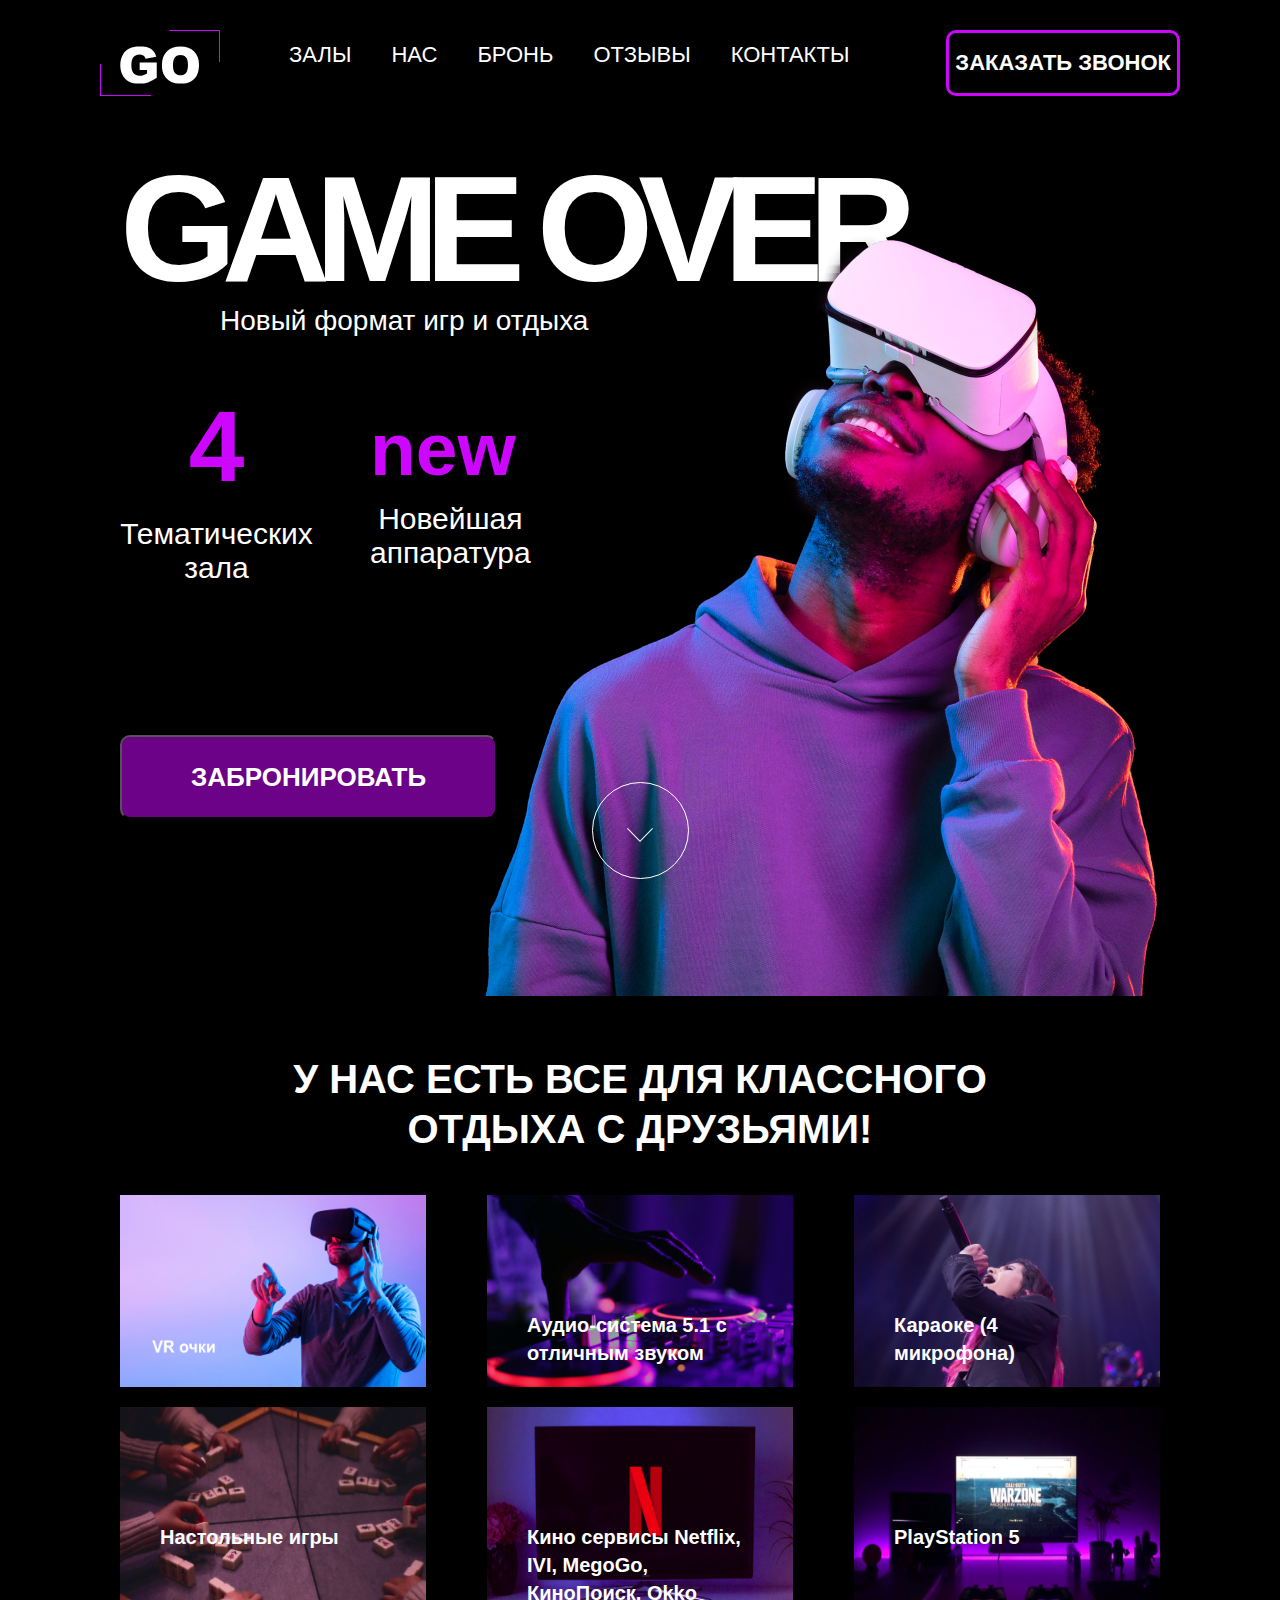
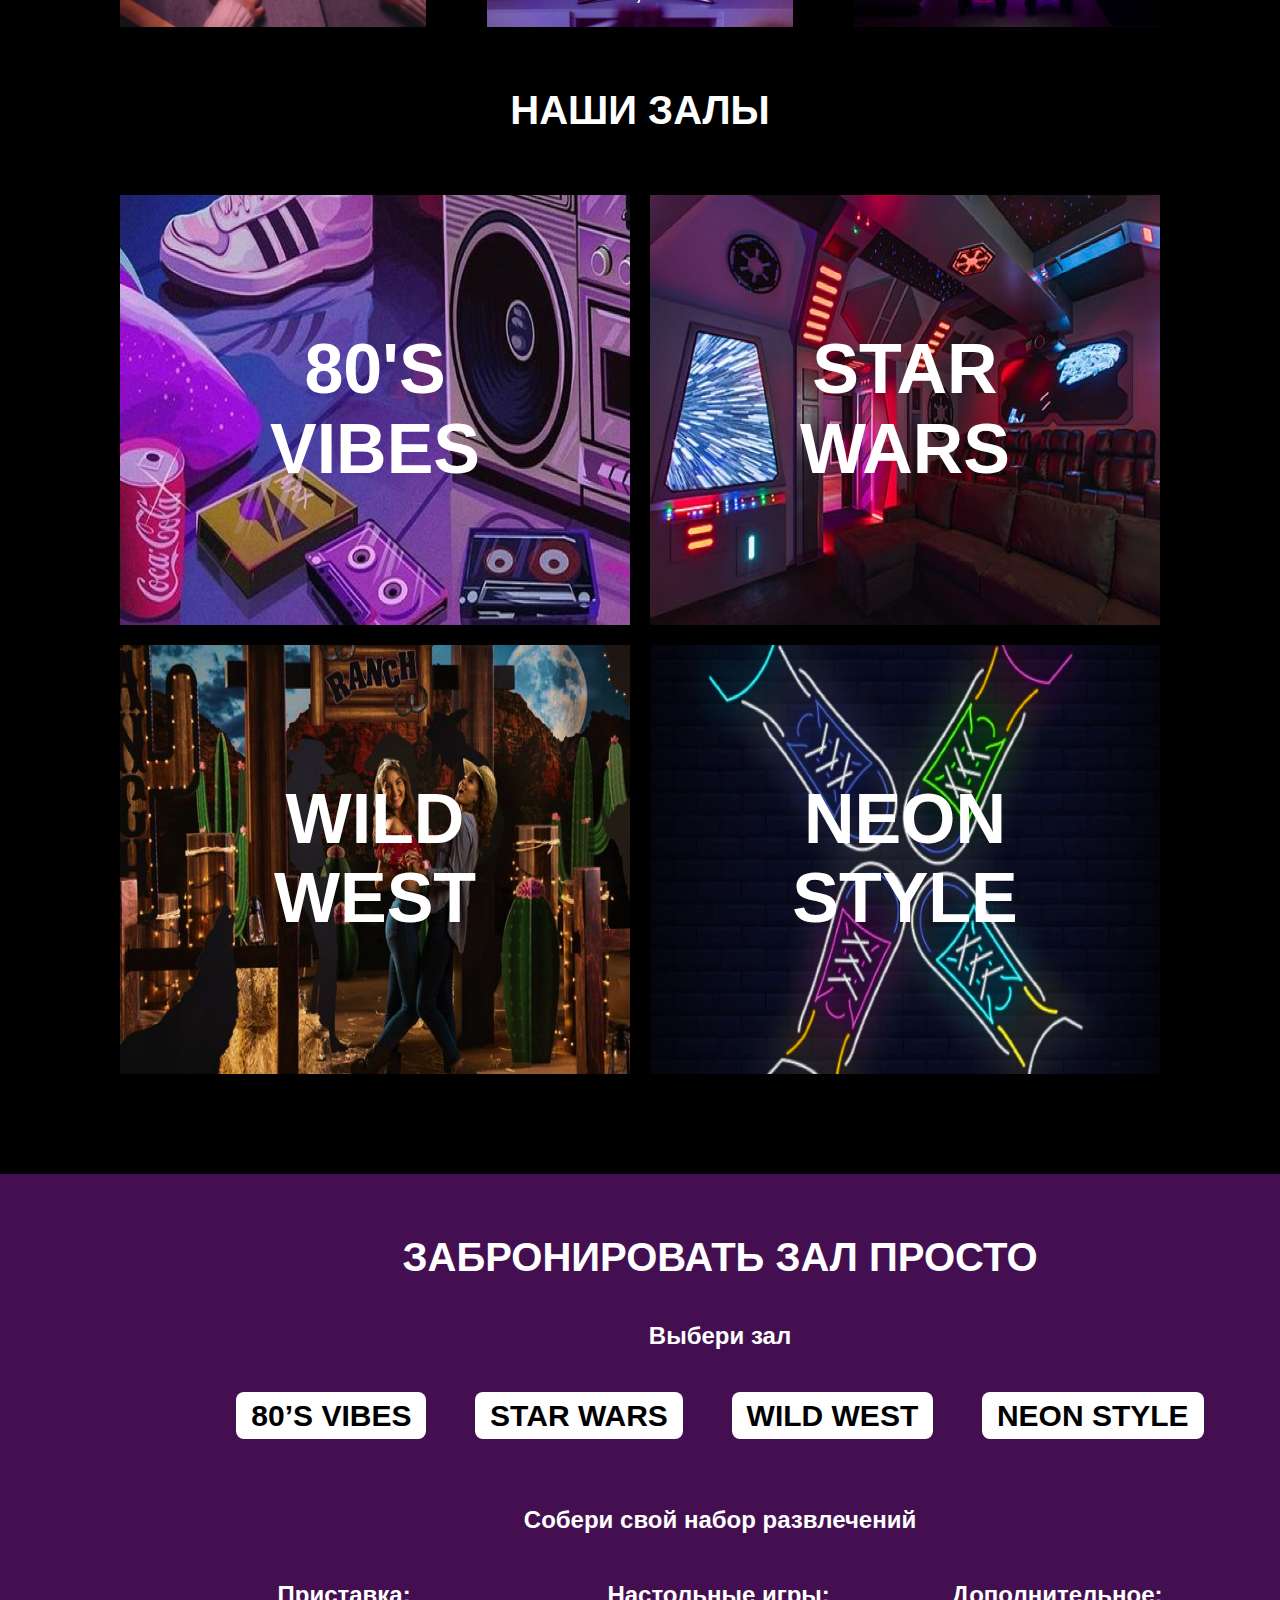
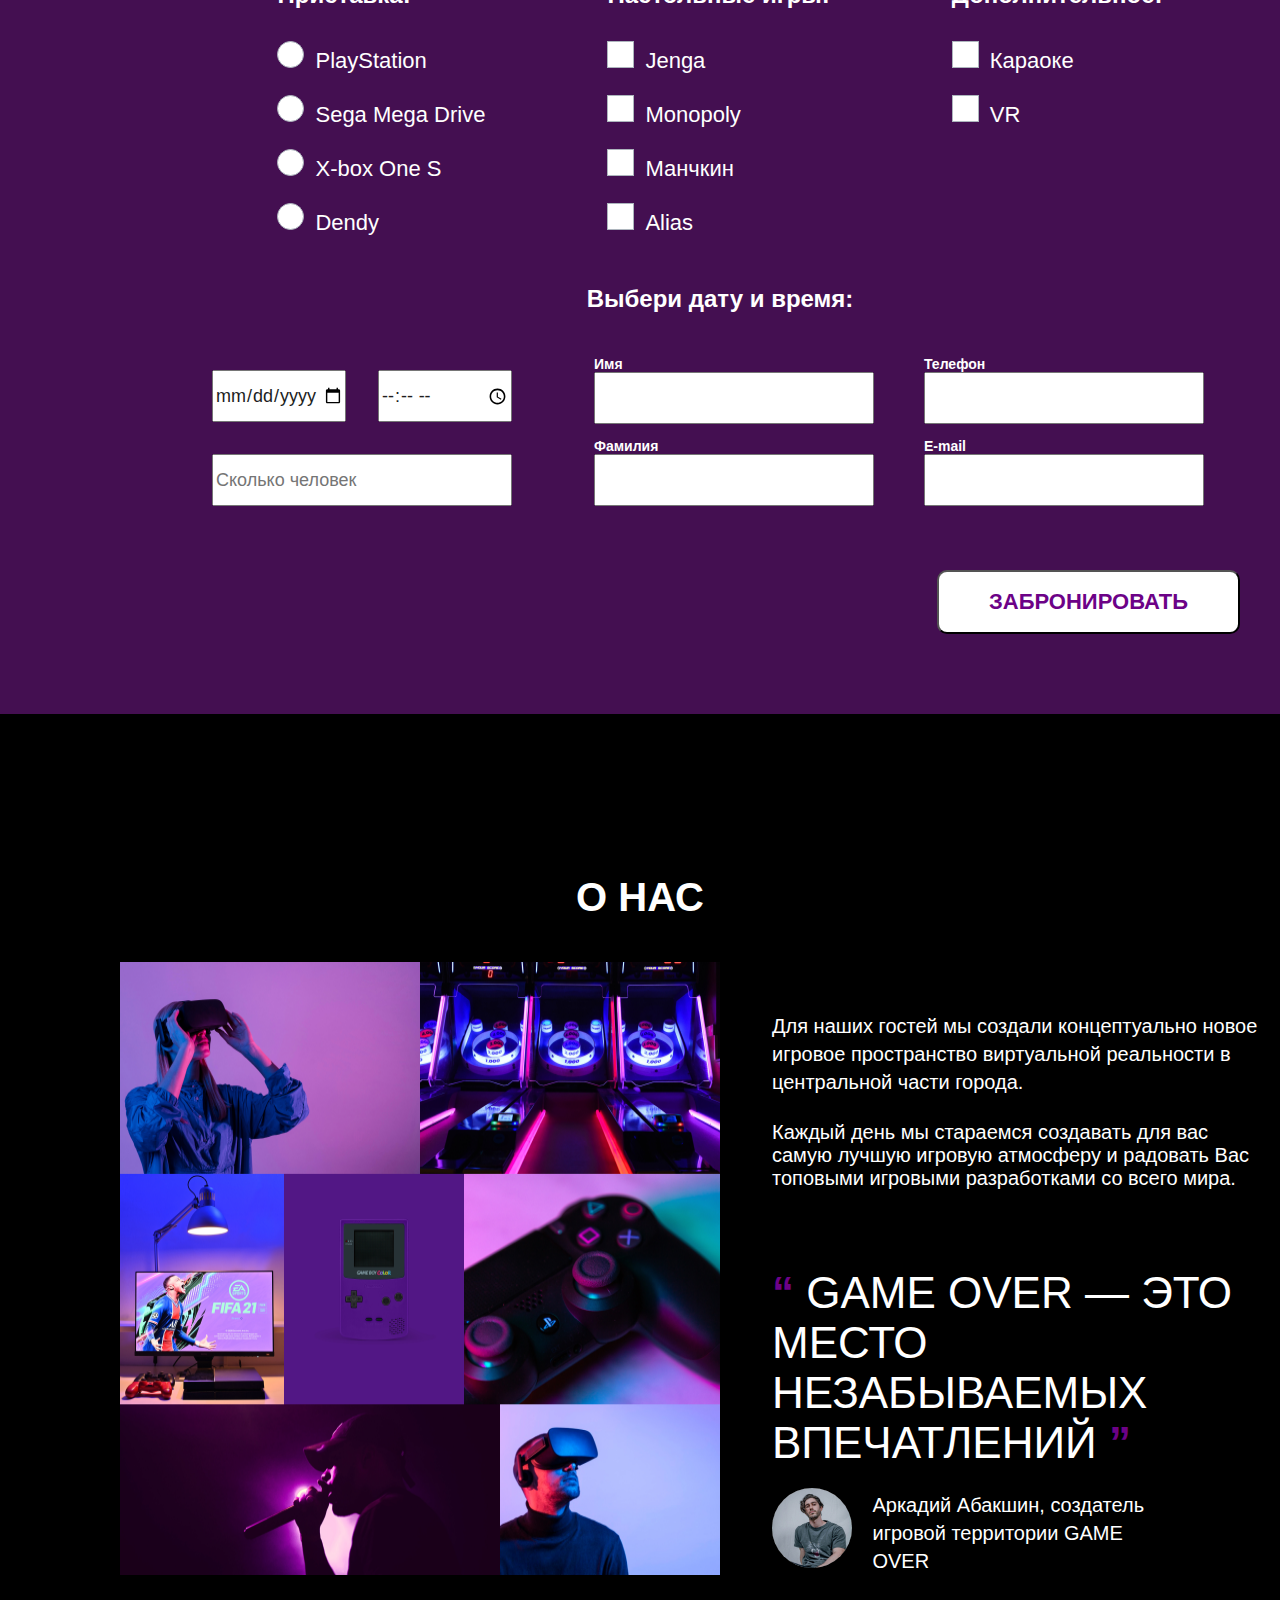
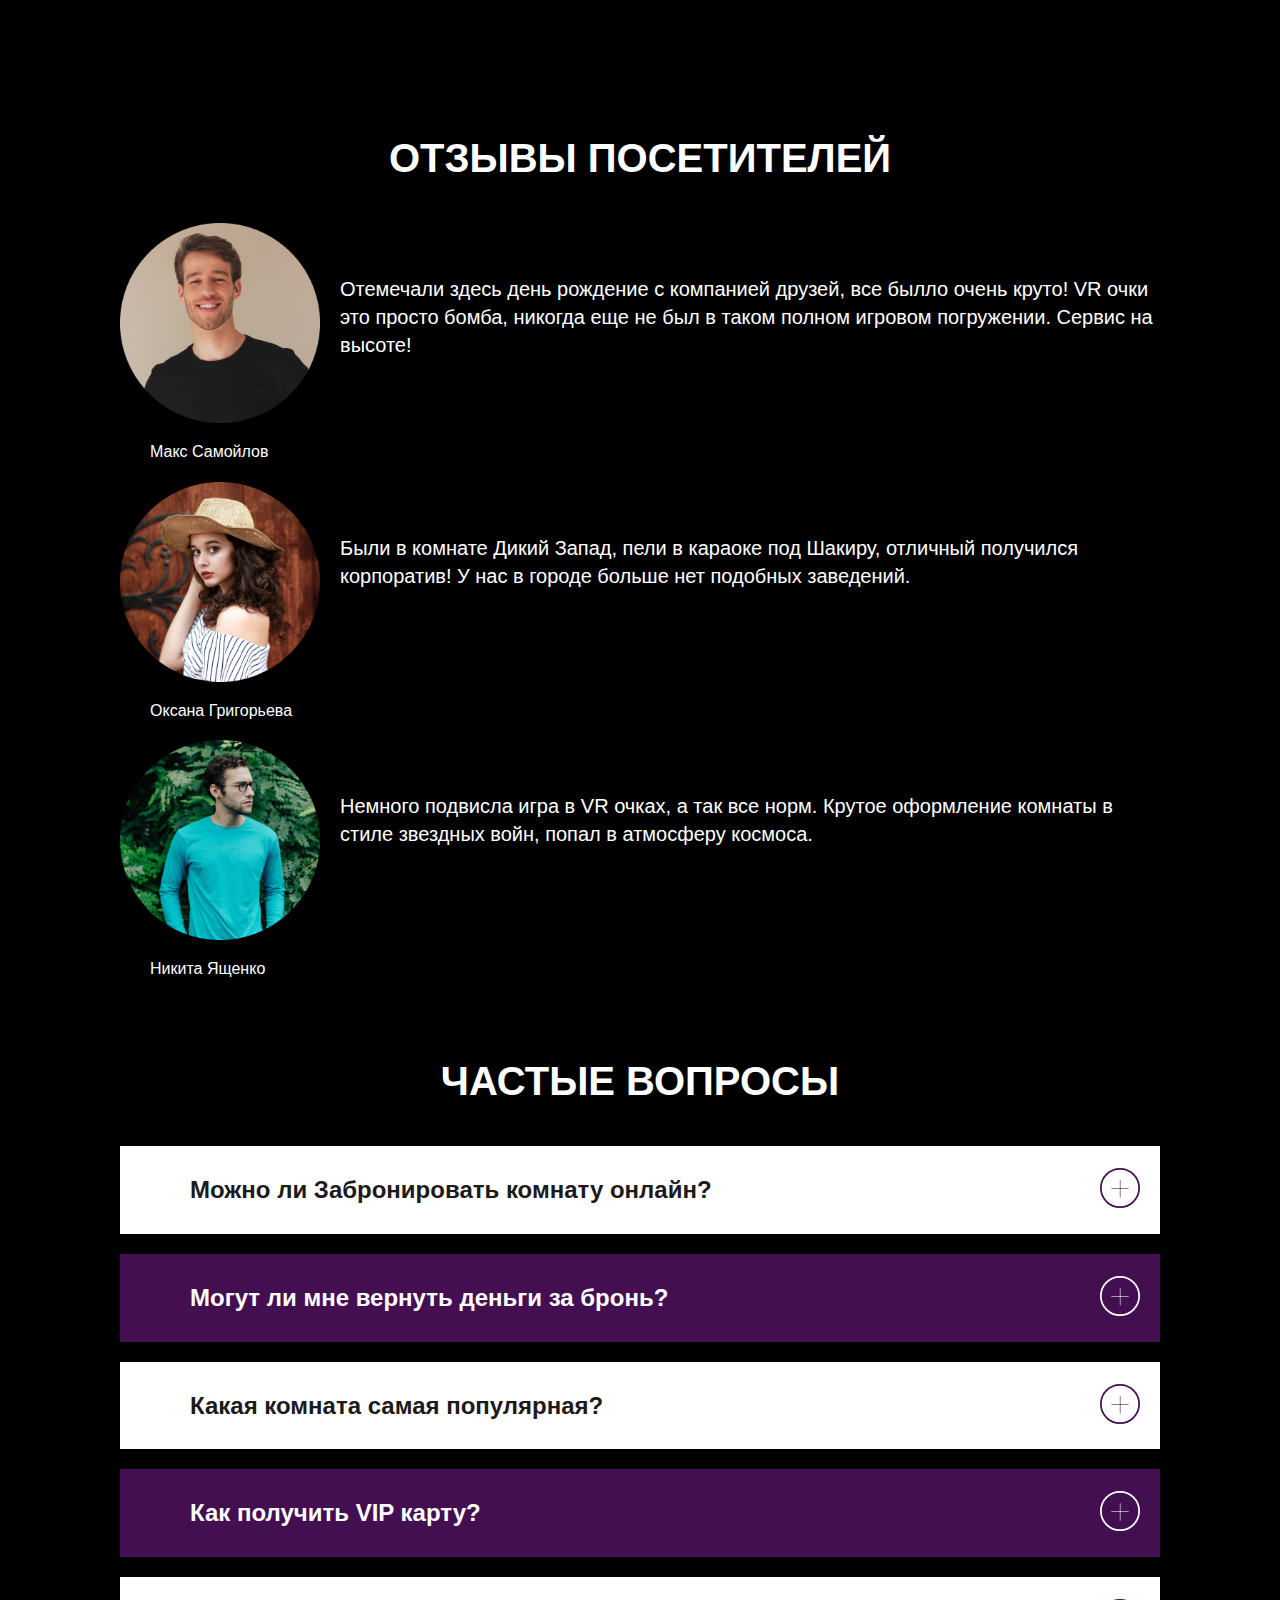
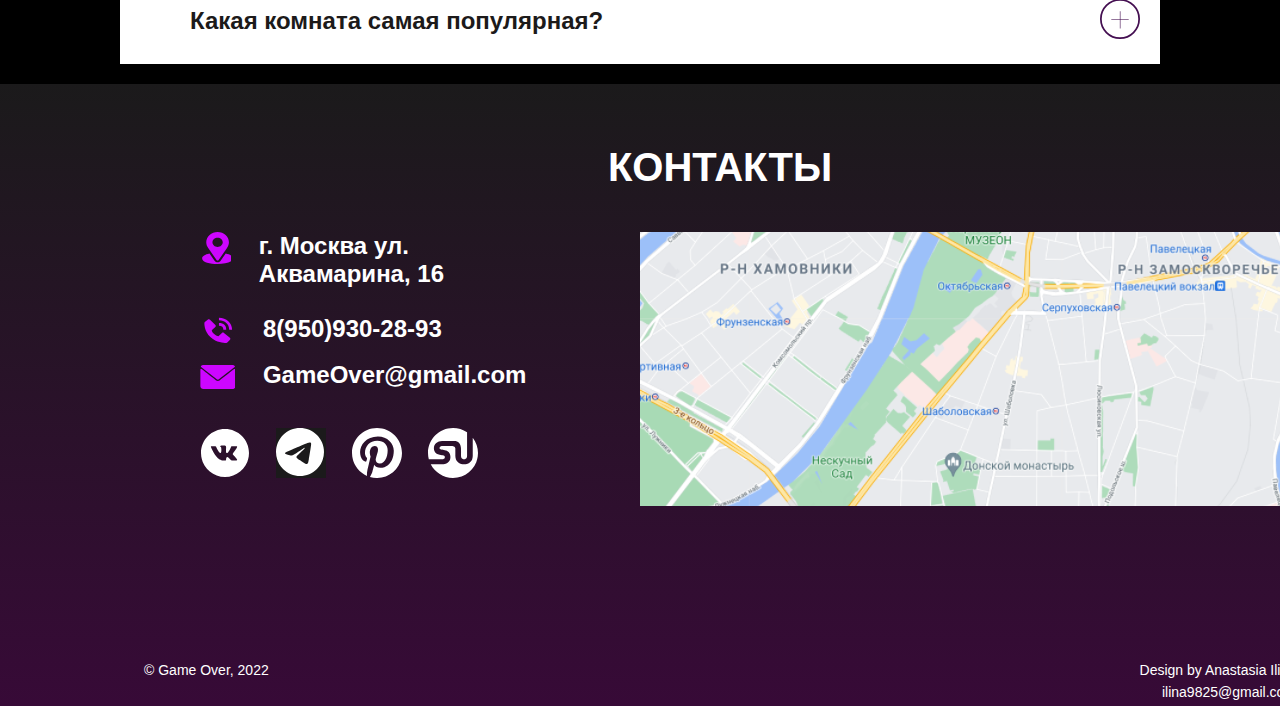
<file: index.html>
<!DOCTYPE html>
<html lang="ru">
    <head>
        <meta charset="utf-8">
        <link type="image/svg+xml" rel="icon" href="./img/icon.svg">
        <link rel="stylesheet" href="./style/index.css">
        <link rel="stylesheet" href="./style/normalize.css">
        <title>GO</title>
    </head>
        <body class="page">
            <nav class="navigation">
                <img class="navigation__pic" src="./img/logo.svg" alt="логотип">
                <ul class="navigation__list">
                    <li class="navigation__items">залы</li>
                    <li class="navigation__items">нас</li>
                    <li class="navigation__items">бронь</li>
                    <li class="navigation__items">отзывы</li>
                    <li class="navigation__items">контакты</li>
                </ul>
                <button class="navigation__btn">Заказать звонок</button>
            </nav>

            <section class="page__section"> 
                <div class="container">
                    <header class="header">
                        <h1 class="header__title">GAME OVER</h1>
                        <p class="header__subtitle">Новый формат игр и отдыха</p>
                        <div class="header__pic"></div>
                        <div class="header__row">
                            <div class="header__col">
                                <p class="header__p-violet">4</p>
                                <p class="header__p-room">Тематических зала</p>
                            </div>
                            <div  class="header__col-2">
                                <p class="header__p-violet-2">new</p>
                                <p class="header__p-new">Новейшая аппаратура</p>
                            </div>
                        </div>
                        <button class="header__btn">забронировать</button>
                        <a href="#header__link-btn-2"><div class="header__btn-2"><img class="header__btn-2-element" src="./img/Фигура1.png" alt="кнопка"></div></div></a>
                            
                    </header> 
                </div>
            </section>

            <section class="we-have" id="header__link-btn-2">
                <div class="container">
                    <h2 class="we-have__h">У нас есть все для классного отдыха с друзьями!</h2>
                    <div class="we-have__col">
                        <p class="we-have__pic-VR"></p>
                        <p class="we-have__pic-audio">Аудио-система 5.1 с отличным звуком</p>
                        <p class="we-have__pic-micro">Караоке (4 микрофона)</p>
                        <p class="we-have__pic-game">Настольные игры</p>
                        <p class="we-have__pic-movie">Кино сервисы Netflix, IVI, MegoGo, КиноПоиск, Okko</p>
                        <p class="we-have__pic-ps">РlаyStаtiоn 5 </p>
                    </div>
                </div>
            </section>
    
            <main class="main-content">
                <section class="room">
                    <div class="container">
                        <h2 class="room__h" id="room">Наши залы</h2>
                    <ol class="room__column">
                        <li class="room__column-position">
                            <a class="room__page-80" href="vibes.html"> 80's vibes</a>
                        </li>
                        <li class="room__column-position-sw">
                            <a class="room__page-sw" href="starwars.html"> Star wars</a>
                        </li>
                        <li class="room__column-position-ww">
                            <a class="room__page-ww" href="wildwest.html"> Wild west</a>
                        </li>
                        <li class="room__column-position-neon">
                            <a class="room__page-neon" href="neon.html"> Neon style</a>
                        </li>
                    </ol>
                    </div>
                </section>
        
                <section class="booking">
                    <div class="container">
                        <h2 id="booking" class="booking__h">Забронировать зал просто</h2>
                        <p class="booking__p">Выбери зал</p>
                    <div class="booking__div">
                        <form class="booking__form" name="my-form" action="https://jsonplaceholder.typicode.com/posts" method="post" enctype="application/x-www-form-urlencoded">
                            <div class="booking__block">
                                <fieldset class="booking__form-item">
                                    <label class="booking__lable">
                                        <span class="booking__form-item-room"><input class="booking__input-room" type="radio" name="room" value="80vibes">80’s vibes</span>
                                    </label>
                                    <label class="booking__lable">
                                        <span class="booking__form-item-room"><input class="booking__input-room" type="radio" name="room" value="starwars">Star wars</span>
                                    </label>
                                    <label class="booking__lable">
                                        <span class="booking__form-item-room"><input class="booking__input-room" type="radio" name="room" value="wildwest">Wild west</span>
                                    </label>
                                    <label class="booking__lable">
                                        <span class="booking__form-item-room"><input class="booking__input-room" type="radio" name="room" value="neonstyle">Neon style</span>
                                    </label>
                                </fieldset>
                            </div>
                        <fieldset class="booking__fildset-set-of-entertainment">
                            <legend class="booking__form-title-entertainments">Собери свой набор развлечений</legend>
                            <fieldset class="booking__fildset-console">
                                <legend class="booking__form-subtitle">Приставка:</legend>
                                <label class="booking__lable-entertainments">
                                    <span class="booking__form-item-entertainments"><input class="booking__input" type="radio" name="gametype1" value="playstation">PlayStation</span>
                                </label>
                                <label class="booking__lable-entertainments">
                                    <span class="booking__form-item-entertainments"><input class="booking__input" type="radio" name="gametype1" value="segamegadrive">Sega Mega Drive</span>
                                </label>
                                <label class="booking__lable-entertainments">
                                    <span class="booking__form-item-entertainments"><input class="booking__input" type="radio" name="gametype1" value="xboxones">X-box One S</span>
                                </label>
                                <label class="booking__lable-entertainments">
                                    <span class="booking__form-item-entertainments"><input class="booking__input" type="radio" name="gametype1" value="dendy">Dendy</span>
                                </label>
                            </fieldset>
                            <fieldset class="booking__fildset-board-game">
                                <legend class="booking__form-title-game">Настольные игры:</legend>
                                    <label class="booking__lable">
                                        <span class="booking__form-item-game"><input class="booking__input" type="checkbox" name="gametype2" value="jenga">Jenga</span>
                                    </label>
                                    <label class="booking__lable">
                                        <span class="booking__form-item-game"><input class="booking__input" type="checkbox" name="gametype2" value="monopoly">Monopoly</span>
                                    </label>
                                    <label class="booking__lable">
                                        <span class="booking__form-item-game"><input class="booking__input" type="checkbox" name="gametype2" value="manchkin">Манчкин</span>
                                    </label>
                                    <label class="booking__lable">
                                        <span class="booking__form-item-game"><input class="booking__input" type="checkbox" name="gametype2" value="alias">Alias</span>
                                    </label>
                                </fieldset>
                                <fieldset class="booking__fildset-extra">
                                    <legend class="booking__form-title-extra">Дополнительное:</legend>
                                    <label class="booking__lable">
                                        <span class="booking__form-item-extra"><input class="booking__input" type="checkbox" name="other" value="karaoke">Караоке</span>
                                    </label>
                                    <label class="booking__lable">
                                        <span class="booking__form-item-extra"><input class="booking__input" type="checkbox" name="other" value="vr">VR</span>
                                    </label>
                                </fieldset>
                            </fieldset>
                            <fieldset class="booking__fildset">
                                <legend class="booking__form-title-date">Выбери дату и время:</legend>
                                <div class="booking__date-time">
                                    <div class="booking__date-time-row">
                                        <label class="booking__lable">
                                            <span class="booking__form-item-date"><input class="booking__input-date" type="date" name="date" value="" placeholder="Дата" required></span>
                                        </label>
                                        <label class="booking__lable">
                                            <span class="booking__form-item-time"><input class="booking__input-date" type="time" name="time" placeholder="Время" required></span>
                                        </label>
                                    </div>
                                    
                                    <label class="booking__lable">
                                        <span class="booking__form-item-quantity"><input class="booking__input-quantity" type="text" name="quantity" placeholder="Сколько человек" required></span>
                                    </label>
                                </div>
                                
                                <div class="booking__name">
                                    <label class="booking__lable-name">
                                        <span class="booking__form-item-first-name">Имя<input class="booking__input-name" type="text" name="first-name" required></span>
                                    </label>
                                    
                                    <label class="booking__lable-name">
                                        <span class="booking__form-item-dsecond-name">Фамилия<input class="booking__input-name" type="text" name="second-name" required></span>
                                    </label>
                                </div>
                                
                                <div class="booking__contacts">
                                    <label class="booking__lable-name">
                                        <span class="booking__form-item-phone">Телефон<input class="booking__input-name" type="tel" name="phone" required></span>
                                    </label>
                                    <label class="booking__lable-name">
                                        <span class="booking__form-item-mail">E-mail<input class="booking__input-name" type="mail" name="mail" required></span>
                                    </label>
                                </div>
                                <!-- <br>
                                <label class="booking__lable">
                                    <span class="booking__form-item-age"><input class="booking__input" type="checkbox" name="age" required>Я старше 18 лет </span>
                                </label> -->
                            </fieldset>
                            <label class="booking__lable-btn">
                                <span class="booking__form-item-submit"><input class="booking__input-submit" type="submit" value="Забронировать"></span>
                            </label>
                            <!-- <label class="booking__lable">
                                <span class="booking__form-item-agree"><input class="booking__input" type="checkbox" name="agree" required>Я согласен на обработку данных</span>
                            </label> -->
                        </form>
                    </div>
                    </div>
                </section>
        
                <section class="about">
                <div class="container">
                    <h2 class="about__h" id="about">О нас</h2>
                <div class="about__paragraph">
                    <img class="about__img" src="./img/collage.png" alt="pictuare">
                    <div class="about__block">
                        <p class="about__text">Для наших гостей мы создали концептуально новое игровое пространство виртуальной реальности в центральной части города.</p>
                        <p class="about__text-2">Каждый день мы стараемся создавать для вас самую лучшую игровую атмосферу и радовать Вас топовыми игровыми разработками со всего мира.</p>
                        <aside class="about__aside">
                            <blockquote class="quote">
                                    <p class="quote__text"><span class="quote__text-style-mark-1"></span> GAME OVER — это место незабываемых впечатлений <span class="quote__text-style-mark-2"></span></p>
                                <span class="quote__column">
                                    <img  class="quote__column-image-ellipse" src="./img/ellipse2.jpg" alt="">
                                    <cite class="quote__column-text-2">Аркадий Абакшин, создатель игровой территории GAME OVER</cite>
                                </span>
                            </blockquote>
                        </aside>
                    </div>
                </div>
                </div>
                </section>
            </main>
    
                <section class="reviews">
                <div class="container">
                    <h2 class="reviews__h" id="reviews">Отзывы посетителей</h2>
                    <div class="reviews__div">
                        <figure class="reviews__block">
                            <div class="reviews__contener">
                                <img class="reviews__avatar" src="./img/avatar-max.png" alt="аватар" height="200">
                                <p class="reviews__comment">Отемечали здесь день рождение с компанией друзей, все былло очень круто! VR очки это просто бомба, никогда еще не был в таком полном игровом погружении. Сервис на высоте!</p>
                            </div>
                            <figcaption class="reviews__name">Макс Самойлов</figcaption>
                        </figure>
                    
                    </div>
                    <div class="reviews__div">
                        <figure class="reviews__block">
                            <div class="reviews__contener">
                                <img class="reviews__avatar" src="./img/avatar_ox.png" alt="аватар" height="200">
                                <p class="reviews__comment">Были в комнате Дикий Запад, пели в караоке под Шакиру, отличный получился корпоратив! У нас в городе больше нет подобных заведений.</p>
                            </div>
                            <figcaption class="reviews__name">Оксана Григорьева</figcaption>
                        </figure>
                    </div>
                    <div class="reviews__div">
                        <figure class="reviews__block">
                            <div class="reviews__contener">
                                <img class="reviews__avatar" src="./img/avatar-nick.png" alt="аватар" height="200">
                                <p class="reviews__comment">Немного подвисла игра в VR очках, а так все норм. Крутое оформление комнаты в стиле звездных войн, попал в атмосферу космоса. </p>
                            </div>
                            <figcaption class="reviews__name">Никита Ященко</figcaption>
                        </figure>
                    </div>
                </div>
                </section> 

            <section class="faq">
                <div class="container">
                    <h2 class="faq__h">Частые вопросы</h2>
                    <ul class="faq__ul">
                        <li class="faq__item">Можно ли Забронировать комнату онлайн?</li>
                        <li class="faq__item">Могут ли мне вернуть деньги за бронь?</li>
                        <li class="faq__item">Какая комната самая популярная?</li>
                        <li class="faq__item">Как получить VIP карту?</li>
                        <li class="faq__item">Какая комната самая популярная?</li>
                    </ul>
                </div>
            </section>
    
        <footer class="footer">
            <div class="container">
                <h2 class="footer__h" id="contacts">Контакты</h2>
            <address class="footer__contacts">
                <div class="footer__fl-column">
                    <p class="footer__p"><svg class="footer__contacts-location-icon"></svg>г. Москва ул. Аквамарина, 16</p>
                    <a class="footer__links" href="tel:89509302893"><svg class="footer__contacts-phone-icon"></svg>8(950)930-28-93</a>
                    <a class="footer__links" href="mailto:GameOver@gmail.com"><svg class="footer__contacts-mail-icon"></svg>GameOver@gmail.com</a>
                    <div class="footer__media">
                        <svg class="footer__media-vk"></svg><a class="footer__media-link" href="#"></a>
                        <svg class="footer__media-tg"></svg><a class="footer__media-link" href="#"></a>
                        <svg class="footer__media-pin"></svg><a class="footer__media-link" href="#"></a>
                        <svg class="footer__media-smth"></svg><a class="footer__media-link" href="#"></a>
                    </div>
                </div>
                <img class="footer__map" src="./img/map.png" alt="карта">
            </address>
            </div>
            <div class="footer__game-over">
                <p class="foorer__c-gm">© Game Over, 2022</p>
                <p class="disigner">Design by Anastasia Ilina</p>
            </div>
            <p class="foorer__disigner-mail">ilina9825@gmail.com</p>
        </footer>
        </body>
</html>
</file>
<file: style/index.css>
@import url(../style/style.css);
@import url(../style/booking.css);
@import url(../style/banner.css);
@import url(../style/room.css);
@import url(../style/about.css);
@import url(../style/reviews.css);
@import url(../style/faq.css);
@import url(../style/footer.css);
</file>
